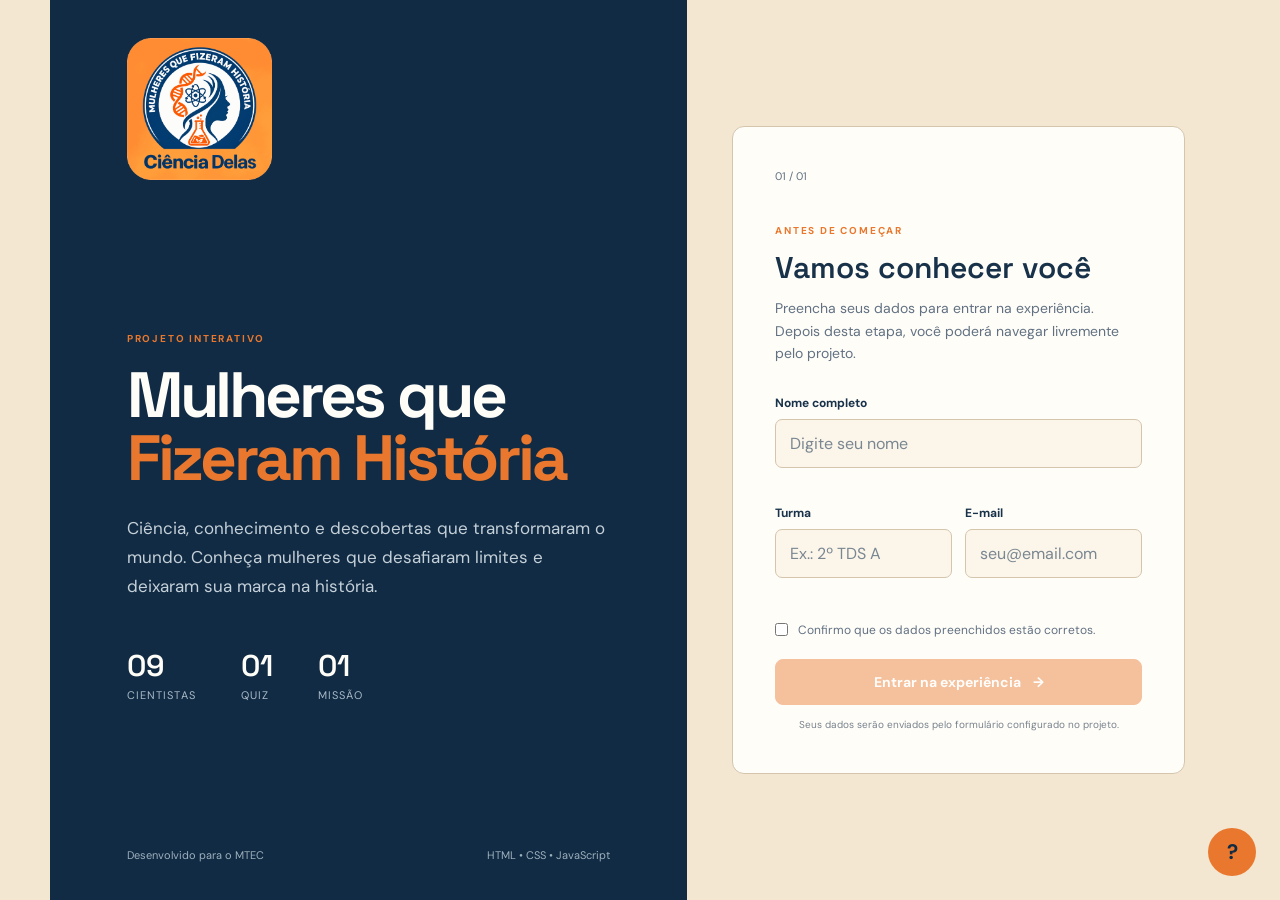
<file: index.html>
<!DOCTYPE html>
<html lang="pt-BR">
<head>
    <meta charset="UTF-8">
    <meta name="viewport" content="width=device-width, initial-scale=1.0">
    <title>Mulheres que Fizeram História | MTEC - Ciência Delas</title>
    <link rel="stylesheet" href="estilo.css">
</head>
<body class="pagina-identificacao">

    <button class="botao-ajuda" id="botaoAjuda" aria-label="Abrir ajuda">?</button>

    <aside class="barra-ajuda" id="barraAjuda">
        <div class="cabecalho-ajuda">
            <div>
                <span class="texto-pequeno">MTEC — CIÊNCIA DELAS</span>
                <h2 id="tituloAjuda">Ajuda</h2>
            </div>
            <button class="fechar-ajuda" id="fecharAjuda" aria-label="Fechar ajuda">×</button>
        </div>
        <div id="conteudoAjuda"></div>
    </aside>

    <main class="identificacao">
        <div class="identificacao-lado-esquerdo">
            <div class="marca-projeto">
                <img src="logo-mtec.png" alt="Logo Ciência Delas">
            </div>

            <div class="identificacao-conteudo">
                <span class="etiqueta">PROJETO INTERATIVO</span>
                <h1>Mulheres que<br><span>Fizeram História</span></h1>
                <p class="texto-introducao">
                    Ciência, conhecimento e descobertas que transformaram o mundo.
                    Conheça mulheres que desafiaram limites e deixaram sua marca na história.
                </p>

                <div class="mini-estatisticas">
                    <div>
                        <strong>09</strong>
                        <span>cientistas</span>
                    </div>
                    <div>
                        <strong>01</strong>
                        <span>quiz</span>
                    </div>
                    <div>
                        <strong>01</strong>
                        <span>missão</span>
                    </div>
                </div>
            </div>

            <div class="rodape-identificacao">
                <span>Desenvolvido para o MTEC</span>
                <span>HTML • CSS • JavaScript</span>
            </div>
        </div>

        <div class="identificacao-lado-direito">
            <div class="cartao-identificacao">
                <div class="numero-etapa">01 / 01</div>
                <span class="etiqueta">ANTES DE COMEÇAR</span>
                <h2>Vamos conhecer você</h2>
                <p>
                    Preencha seus dados para entrar na experiência.
                    Depois desta etapa, você poderá navegar livremente pelo projeto.
                </p>

                <form id="formularioIdentificacao"
                      action="https://formsubmit.co/alexandre.alceu@estudante.iftm.edu.br"
                      data-envio="https://formsubmit.co/ajax/alexandre.alceu@estudante.iftm.edu.br"
                      method="POST">
                    <input type="hidden" name="_captcha" value="false">
                    <input type="hidden" name="_template" value="table">
                    <input type="hidden" name="_subject" value="Novo visitante - Mulheres que Fizeram História">

                    <div class="campo">
                        <label for="nome">Nome completo</label>
                        <input type="text" id="nome" name="nome" placeholder="Digite seu nome" required>
                        <small class="mensagem-erro" id="erroNome"></small>
                    </div>

                    <div class="duas-colunas">
                        <div class="campo">
                            <label for="turma">Turma</label>
                            <input type="text" id="turma" name="turma" placeholder="Ex.: 2º TDS A" required>
                            <small class="mensagem-erro" id="erroTurma"></small>
                        </div>

                        <div class="campo">
                            <label for="email">E-mail</label>
                            <input type="email" id="email" name="email" placeholder="seu@email.com" required>
                            <small class="mensagem-erro" id="erroEmail"></small>
                        </div>
                    </div>

                    <label class="campo-checkbox">
                        <input type="checkbox" id="aceite" name="aceite" required>
                        <span>Confirmo que os dados preenchidos estão corretos.</span>
                    </label>

                    <button class="botao-principal largura-total" id="botaoContinuar" type="submit" disabled>
                        <span>Entrar na experiência</span>
                        <span>→</span>
                    </button>

                    <p class="aviso-formulario">
                        Seus dados serão enviados pelo formulário configurado no projeto.
                    </p>
                </form>
            </div>
        </div>
    </main>

    <script src="script.js"></script>
</body>
</html>
</file>
<file: estilo.css>
@import url('https://fonts.googleapis.com/css2?family=DM+Sans:wght@400;500;600;700&family=Space+Grotesk:wght@400;500;600;700&display=swap');

:root {
    --navy: #102b43;
    --navy-2: #173d5a;
    --blue: #2f6690;
    --blue-light: #5b87a8;
    --cream: #f3e7d2;
    --cream-2: #fbf5ea;
    --white: #fffdf8;
    --orange: #e9782e;
    --orange-light: #f1a062;
    --text: #18324a;
    --text-light: #617182;
    --border: #d5c5ad;
    --green: #3f8a68;
    --red: #c85d5d;
    --yellow: #d89b32;
}

* { box-sizing: border-box; margin: 0; padding: 0; }
html { scroll-behavior: smooth; }
body {
    min-height: 100vh;
    font-family: 'DM Sans', Arial, sans-serif;
    background: var(--cream);
    color: var(--text);
}
a { color: inherit; text-decoration: none; }
button, input, textarea, select { font: inherit; }
button { cursor: pointer; }

.fundo-site { min-height: 100vh; background: var(--cream); }

/* CABEÇALHO */
.cabecalho-site {
    width: 100%;
    min-height: 128px;
    margin: 0;
    display: flex;
    align-items: center;
    justify-content: space-between;
    gap: 25px;
    background: var(--navy);
    color: var(--white);
    padding: 0 clamp(24px, 4vw, 64px);
}
.logo-site, .marca-projeto { display: flex; align-items: center; gap: 11px; }
.logo-site > span, .marca-icone {
    width: 48px; height: 48px; display: grid; place-items: center;
    border-radius: 10px; background: var(--orange); color: var(--navy); font-size: 21px;
}
.logo-site div, .marca-projeto div { display: flex; flex-direction: column; }
.logo-site img { width: 118px; height: 118px; object-fit: contain; display: block; }
.marca-projeto img { width: 145px; height: 142px; object-fit: contain; display: block; }
.logo-site strong, .marca-projeto strong { font: 700 15px 'Space Grotesk'; }
.logo-site small, .marca-projeto span { color: #b8c7d3; font-size: 10px; letter-spacing: .12em; text-transform: uppercase; }
.menu-site { display: flex; align-items: center; gap: 4px; }
.menu-site a {
    padding: 11px 14px; border-radius: 9px; color: #e8eef2; font-size: 14px;
}
.menu-site a:hover, .menu-site a.ativo { background: var(--navy-2); color: white; }
.usuario-menu { display: flex; align-items: center; gap: 12px; color: #e8eef2; font-size: 13px; }

.botao-principal, .botao-secundario {
    min-height: 46px; padding: 0 19px; border-radius: 8px; display: inline-flex;
    align-items: center; justify-content: center; gap: 12px; font-weight: 700; font-size: 14px;
    transition: background .15s, border-color .15s;
}
.botao-principal { color: white; background: var(--orange); border: 1px solid var(--orange); }
.botao-principal:hover:not(:disabled) { background: #d96520; }
.botao-principal:disabled { opacity: .45; cursor: not-allowed; }
.botao-secundario { color: var(--white); background: transparent; border: 1px solid #55738b; }
.botao-secundario:hover { background: var(--navy-2); }
.botao-secundario.pequeno { min-height: 36px; padding: 0 12px; font-size: 12px; }
.largura-total { width: 100%; }

/* AJUDA */
.botao-ajuda {
    position: fixed; right: 24px; bottom: 24px; z-index: 1000;
    width: 48px; height: 48px; border: 0; border-radius: 50%;
    background: var(--orange); color: var(--navy); font-size: 21px; font-weight: 700;
}
.botao-ajuda:hover { background: #d96520; }
.barra-ajuda {
    position: fixed; right: -440px; top: 0; width: min(420px, 92vw); height: 100vh;
    z-index: 1200; padding: 30px; overflow-y: auto; background: var(--navy);
    color: var(--white); border-left: 1px solid #41617a; transition: right .25s ease;
}
.barra-ajuda.aberta { right: 0; }
.cabecalho-ajuda { display: flex; justify-content: space-between; align-items: flex-start; gap: 20px; padding-bottom: 24px; border-bottom: 1px solid #41617a; }
.cabecalho-ajuda h2 { margin-top: 7px; font: 600 27px 'Space Grotesk'; color: var(--white); }
.fechar-ajuda, .fechar-modal {
    width: 38px; height: 38px; border: 1px solid #55738b; border-radius: 8px;
    color: var(--white); background: var(--navy-2); font-size: 22px;
}
.ajuda-conteudo { padding-top: 25px; color: var(--white); }
.ajuda-conteudo h3 { margin-bottom: 10px; font: 600 21px 'Space Grotesk'; color: var(--white); }
.ajuda-conteudo p { margin-bottom: 20px; color: #d7e0e7; line-height: 1.7; font-size: 14px; }
.ajuda-lista { list-style: none; display: grid; gap: 10px; margin-bottom: 24px; }
.ajuda-lista li { padding: 13px; border: 1px solid #41617a; border-radius: 8px; background: var(--navy-2); color: #d7e0e7; font-size: 13px; line-height: 1.5; }
.ajuda-lista strong { color: white; }
.barra-ajuda .texto-pequeno { color: var(--orange-light); }


/* IDENTIFICAÇÃO: deixa a tela inteira visível sem precisar usar scroll. */
.pagina-identificacao {
    overflow: hidden;
}

.pagina-identificacao .identificacao {
    height: 100vh;
    min-height: 100vh;
}

.pagina-identificacao .identificacao-lado-esquerdo,
.pagina-identificacao .identificacao-lado-direito {
    height: 100vh;
    min-height: 0;
}

/* IDENTIFICAÇÃO */
.identificacao { min-height: 100vh; display: grid; grid-template-columns: 1.08fr .92fr; }
.identificacao-lado-esquerdo {
    min-height: 100vh; padding: 38px clamp(30px, 6vw, 85px);
    display: flex; flex-direction: column; justify-content: space-between;
    background: var(--navy); color: var(--white);
}
.identificacao-conteudo { max-width: 650px; margin: auto 0; }
.identificacao-conteudo h1 {
    margin-top: 17px; font: 700 clamp(45px, 5vw, 76px)/.98 'Space Grotesk'; letter-spacing: -.05em;
}
.identificacao-conteudo h1 span { color: var(--orange); }
.texto-introducao { max-width: 540px; color: #c5d0d9; line-height: 1.7; margin-top: 25px; font-size: 17px; }
.mini-estatisticas { display: flex; gap: 45px; margin-top: 45px; }
.mini-estatisticas div { display: flex; flex-direction: column; gap: 3px; }
.mini-estatisticas strong { font: 600 30px 'Space Grotesk'; }
.mini-estatisticas span { color: #aabac7; font-size: 11px; text-transform: uppercase; letter-spacing: .1em; }
.rodape-identificacao { display: flex; justify-content: space-between; color: #9fb0bd; font-size: 11px; }
.identificacao-lado-direito { display: grid; place-items: center; padding: 45px; background: var(--cream); }
.cartao-identificacao {
    width: min(510px, 100%); padding: 42px; background: var(--white);
    border: 1px solid var(--border); border-radius: 12px;
}
.numero-etapa { color: var(--text-light); font-size: 11px; margin-bottom: 35px; }
.cartao-identificacao h2 { margin-top: 9px; font: 600 30px 'Space Grotesk'; }
.cartao-identificacao > p { color: var(--text-light); line-height: 1.6; font-size: 14px; margin: 10px 0 30px; }
.campo { margin-bottom: 19px; }
.campo label { display: block; margin-bottom: 8px; color: var(--text); font-size: 12px; font-weight: 700; }
.campo input, .campo textarea, .campo select {
    width: 100%; padding: 13px 14px; outline: none; border: 1px solid var(--border);
    border-radius: 7px; background: var(--cream-2); color: var(--text);
}
.campo input::placeholder, .campo textarea::placeholder { color: #7a8791; opacity: 1; }
.campo input:focus, .campo textarea:focus, .campo select:focus { border-color: var(--orange); outline: 2px solid #f1c19f; }
.campo input:-webkit-autofill, .campo input:-webkit-autofill:hover, .campo input:-webkit-autofill:focus {
    -webkit-text-fill-color: var(--text); -webkit-box-shadow: 0 0 0 1000px var(--cream-2) inset;
}
.campo select option { background: var(--white); color: var(--text); }
.duas-colunas { display: grid; grid-template-columns: 1fr 1fr; gap: 13px; }
.campo-checkbox { display: flex; align-items: flex-start; gap: 10px; color: var(--text-light); font-size: 12px; line-height: 1.5; margin: 6px 0 20px; }
.campo-checkbox input { margin-top: 2px; accent-color: var(--orange); }
.mensagem-erro { display: block; min-height: 14px; margin-top: 4px; color: var(--red); font-size: 10px; }
.aviso-formulario { color: #78838d; font-size: 10px; text-align: center; margin-top: 13px; }
.iframe-escondido { width: 0; height: 0; border: 0; position: absolute; }

main { width: min(1180px, calc(100% - 40px)); margin: auto; }
.etiqueta, .texto-pequeno { display: inline-block; color: var(--orange); font-size: 10px; letter-spacing: .18em; font-weight: 700; }

/* INÍCIO */
.hero-inicio {
    min-height: 610px; display: grid; grid-template-columns: 1fr 1fr; align-items: center;
    gap: 55px; padding: 75px 0;
}
.hero-texto h1 { margin: 17px 0 25px; font: 700 clamp(50px, 6vw, 80px)/.95 'Space Grotesk'; letter-spacing: -.06em; }
.hero-texto h1 span { color: var(--orange); }
.hero-texto > p { max-width: 600px; color: var(--text-light); line-height: 1.7; font-size: 17px; }
.hero-botoes { display: flex; gap: 12px; margin-top: 30px; }
.hero-botoes .botao-secundario { color: var(--navy); border-color: #9c8d77; }
.hero-botoes .botao-secundario:hover { background: #e9dcc7; }
.hero-numeros { display: flex; gap: 42px; margin-top: 50px; }
.hero-numeros div { display: flex; align-items: center; gap: 10px; }
.hero-numeros strong { font: 600 28px 'Space Grotesk'; }
.hero-numeros span { color: var(--text-light); font-size: 10px; text-transform: uppercase; line-height: 1.3; letter-spacing: .08em; }
.hero-visual { min-height: 450px; position: relative; display: grid; place-items: center; }
.orb { display: none; }
.painel-ciencia {
    width: min(500px, 90%); padding: 27px; position: relative; z-index: 2;
    background: var(--navy); color: var(--white); border: 1px solid var(--navy-2); border-radius: 12px;
    transform: rotate(-1.5deg);
}
.painel-topo { display: flex; justify-content: space-between; color: #bdcbd5; font-size: 9px; letter-spacing: .16em; }
.ponto-online { width: 7px; height: 7px; background: var(--orange); border-radius: 50%; }
.painel-grafico { height: 220px; margin-top: 30px; position: relative; overflow: hidden; border-bottom: 1px solid #41617a; }
.linha-grafico { position: absolute; width: 110%; height: 100px; left: -5%; top: 80px; border-top: 2px solid #5b87a8; transform: rotate(-8deg); border-radius: 50%; }
.linha-grafico.segunda { top: 120px; border-color: var(--orange); transform: rotate(8deg); }
.ponto-grafico { position: absolute; width: 9px; height: 9px; border-radius: 50%; background: var(--white); }
.p1 { left: 15%; top: 57%; } .p2 { left: 37%; top: 38%; } .p3 { left: 62%; top: 52%; } .p4 { left: 83%; top: 24%; }
.painel-dados { display: grid; grid-template-columns: repeat(3,1fr); gap: 10px; padding-top: 22px; }
.painel-dados div { display: flex; flex-direction: column; gap: 5px; }
.painel-dados span { font-size: 8px; color: #9fb0bd; letter-spacing: .1em; }
.painel-dados strong { font: 600 20px 'Space Grotesk'; }
.cartao-flutuante { position: absolute; z-index: 3; display: flex; gap: 10px; align-items: center; padding: 12px 14px; background: var(--white); border: 1px solid var(--border); border-radius: 8px; }
.cartao-flutuante > span { width: 32px; height: 32px; display: grid; place-items: center; border-radius: 7px; background: var(--orange); color: var(--navy); }
.cartao-flutuante div { display: flex; flex-direction: column; }
.cartao-flutuante strong { font-size: 11px; color: var(--text); }
.cartao-flutuante small { color: var(--text-light); font-size: 9px; }
.cartao-flutuante-1 { top: 13%; left: 1%; } .cartao-flutuante-2 { bottom: 9%; right: 0; }

.mosaico-cientistas, .secao-conceito, .secao-destaque {
    margin: 0 0 70px; padding: 70px; background: var(--white); border: 1px solid var(--border);
}
.cabecalho-secao h2 { margin-top: 12px; font: 600 40px 'Space Grotesk'; letter-spacing: -.04em; }
.cabecalho-secao h2 span { color: var(--orange); }
.cabecalho-secao p { margin-top: 10px; color: var(--text-light); line-height: 1.6; }
.faixa-fotos-cientistas { display: grid; grid-template-columns: repeat(5,1fr); gap: 12px; margin-top: 34px; }
.foto-destaque-cientista { display: block; overflow: hidden; border: 1px solid var(--border); background: var(--cream-2); }
.foto-destaque-cientista img { width: 100%; height: 190px; display: block; object-fit: cover; object-position: center top; }
.foto-destaque-cientista span { display: block; padding: 11px 12px; color: var(--text); font-size: 12px; font-weight: 700; }
.secao-conceito { margin-bottom: 70px; }
.passos-experiencia { display: grid; grid-template-columns: repeat(4,1fr); gap: 14px; margin-top: 38px; }
.passo { position: relative; min-height: 265px; padding: 27px; border: 1px solid var(--border); background: var(--cream-2); border-radius: 9px; }
.passo:hover { border-color: var(--orange); }
.passo.destaque { border-top: 1px solid var(--border); }
.passo-numero { position: absolute; top: 20px; right: 20px; color: #9b8d7a; font-size: 11px; }
.passo-icone { width: 48px; height: 48px; display: grid; place-items: center; margin-bottom: 35px; border-radius: 8px; background: var(--navy); color: var(--orange); font-size: 20px; }
.passo h3 { margin-bottom: 9px; font: 600 21px 'Space Grotesk'; }
.passo p { color: var(--text-light); line-height: 1.55; font-size: 13px; }
.passo-link { display: block; margin-top: 22px; color: var(--orange); font-size: 12px; font-weight: 700; }
.secao-destaque { display: grid; grid-template-columns: 1.2fr .8fr; gap: 65px; align-items: center; }
.destaque-texto h2 { margin: 13px 0 20px; font: 600 40px/1.08 'Space Grotesk'; letter-spacing: -.04em; }
.destaque-texto p { max-width: 650px; color: var(--text-light); line-height: 1.75; }
.link-seta { display: inline-block; margin-top: 25px; color: var(--orange); font-size: 13px; font-weight: 700; }
.destaque-citacao { padding: 38px; background: var(--navy); color: var(--white); border-radius: 9px; }
.simbolo-grande { height: 55px; color: var(--orange); font: 700 70px 'Space Grotesk'; }
.destaque-citacao p { margin: 15px 0 25px; font: 500 22px/1.35 'Space Grotesk'; }
.linha-decorativa { width: 55px; height: 2px; margin-bottom: 13px; background: var(--orange); }
.destaque-citacao span:last-child { color: #b7c6d0; font-size: 9px; letter-spacing: .14em; }
.jogo-feedback {
    padding: 0 0 55px;
}

/* Link simples e largo para levar ao formulário de feedback. */
.botao-feedback-jogo {
    display: block;
    width: 100%;
    padding: 17px 20px;
    margin-top: 14px;
    text-align: center;
    background: var(--navy);
    color: var(--white);
    border: 2px solid var(--navy);
    border-radius: 10px;
    text-decoration: none;
    font: 600 16px 'Space Grotesk';
    transition: .2s;
}

.botao-feedback-jogo:hover {
    background: var(--orange);
    border-color: var(--navy);
    color: var(--navy);
}

.rodape-site {
    width: min(1180px, calc(100% - 40px));
    margin: auto;
    padding: 30px 0 36px;
    border-top: 1px solid var(--border);
    display: grid;
    grid-template-columns: 1fr 1.8fr auto;
    gap: 35px;
    color: var(--text-light);
    font-size: 11px;
}
.rodape-site div { display: flex; flex-direction: column; gap: 6px; }
.rodape-site strong { color: var(--text); font-size: 11px; font-weight: 700; }
.rodape-site span { line-height: 1.5; }

/* CABEÇALHOS DAS PÁGINAS INTERNAS */
.cabecalho-pagina {
    min-height: 360px; margin: 55px 0 45px; padding: 58px 70px;
    display: grid; grid-template-columns: 1fr .78fr; align-items: center; gap: 70px;
    background: var(--white); border: 1px solid var(--border);
}
.cabecalho-pagina h1 { margin-top: 15px; color: var(--text); font: 700 clamp(48px, 6vw, 78px)/.95 'Space Grotesk'; letter-spacing: -.055em; }
.cabecalho-pagina h1 span { color: var(--blue); }
.cabecalho-pagina > p { max-width: 530px; color: var(--text-light); line-height: 1.8; }

/* CIENTISTAS */
.filtros-cientistas { display: flex; flex-wrap: wrap; gap: 9px; margin-bottom: 30px; }
.filtro { padding: 10px 16px; border: 1px solid var(--border); border-radius: 20px; background: transparent; color: var(--text); font-size: 11px; }
.filtro:hover, .filtro.ativo { background: var(--navy); border-color: var(--navy); color: var(--white); }
.grade-cientistas { display: grid; grid-template-columns: repeat(3,1fr); gap: 22px; padding-bottom: 70px; }
.card-cientista { overflow: hidden; min-height: 420px; background: var(--white); border: 1px solid var(--border); border-radius: 9px; cursor: pointer; }
.card-cientista:hover { border-color: var(--orange); }
.card-imagem { height: 225px; position: relative; overflow: hidden; display: grid; place-items: center; background: var(--navy); }
.foto-cientista-card { width: 100%; height: 100%; object-fit: cover; object-position: center top; display: block; }
.foto-cientista-card[src*="Rosalind_Franklin"] { transform: scale(1.08); }
.avatar-cientista { width: 120px; height: 120px; display: grid; place-items: center; border-radius: 50%; background: var(--navy-2); color: var(--orange); font: 700 32px 'Space Grotesk'; }
.card-numero { position: absolute; top: 15px; left: 17px; color: var(--white); font-size: 10px; }
.card-area { position: absolute; top: 15px; right: 15px; padding: 5px 8px; border-radius: 20px; background: var(--orange); color: var(--navy); font-size: 8px; letter-spacing: .1em; }
.card-conteudo { padding: 25px; }
.card-conteudo h2 { margin-bottom: 6px; color: var(--text); font: 600 23px 'Space Grotesk'; }
.card-conteudo .periodo { color: var(--text-light); font-size: 11px; }
.card-conteudo p { margin-top: 13px; color: var(--text-light); font-size: 12px; line-height: 1.6; }
.card-abrir { display: block; margin-top: 18px; color: var(--orange); font-size: 11px; font-weight: 700; }
.cta-final { margin: 0 0 80px; padding: 45px 50px; display: flex; align-items: center; justify-content: space-between; gap: 30px; background: var(--navy); border: 1px solid var(--navy); border-radius: 9px; color: var(--white); }
.cta-final h2 { margin-top: 10px; font: 600 29px/1.15 'Space Grotesk'; color: var(--white); }

/* MODAL DAS CIENTISTAS */
.modal-cientista, .modal-desafio { display: none; position: fixed; inset: 0; z-index: 1300; align-items: center; justify-content: center; padding: 25px; }
.modal-cientista.aberto, .modal-desafio.aberto { display: flex; }
.fundo-modal { position: absolute; inset: 0; background: rgba(16,43,67,.82); }
.conteudo-modal { position: relative; z-index: 2; width: min(900px,100%); max-height: 90vh; overflow-y: auto; padding: 38px; background: var(--white); border: 1px solid var(--border); border-radius: 10px; }
/* O X continua visível mesmo quando o conteúdo do perfil é rolado. */
.fechar-modal { position: sticky; top: 0; z-index: 5; display: block; margin: -12px -12px 12px auto; color: var(--navy); background: var(--cream-2); border-color: var(--border); }
.modal-cabecalho { display: grid; grid-template-columns: 130px 1fr; gap: 25px; align-items: center; padding-bottom: 30px; border-bottom: 1px solid var(--border); }
.avatar-grande { width: 130px; height: 130px; display: grid; place-items: center; border-radius: 9px; overflow: hidden; background: var(--navy); color: var(--orange); font: 700 35px 'Space Grotesk'; }
.avatar-grande img { width: 100%; height: 100%; object-fit: cover; object-position: center top; }
.modal-cabecalho h2 { margin: 7px 0; color: var(--text); font: 600 38px 'Space Grotesk'; }
.modal-cabecalho p { max-width: 600px; color: var(--text-light); line-height: 1.6; font-size: 13px; }
.modal-corpo { display: grid; grid-template-columns: 1fr 1fr; gap: 25px; padding-top: 30px; }
.bloco-modal > span { color: var(--orange); font-size: 9px; letter-spacing: .15em; font-weight: 700; }
.bloco-modal p { margin-top: 10px; color: var(--text-light); line-height: 1.7; font-size: 13px; }
.bloco-modal ul { list-style: none; margin-top: 10px; display: grid; gap: 8px; }
.bloco-modal li { padding: 11px 13px; border: 1px solid var(--border); border-radius: 7px; background: var(--cream-2); color: var(--text-light); font-size: 12px; line-height: 1.5; }
.destaque-legado { grid-column: 1 / -1; padding: 20px; border: 1px solid #e8c3a8; background: #fff4e9; border-radius: 8px; }

/* QUIZ */
.area-quiz, .area-jogo, .area-feedback { min-height: calc(100vh - 84px); }
.quiz-container { width: min(850px, calc(100% - 40px)); margin: 0 auto 75px; padding: 42px; background: var(--white); border: 1px solid var(--border); border-radius: 10px; }
.quiz-topo > div:first-child { display: flex; justify-content: space-between; align-items: center; color: var(--text-light); font-size: 10px; letter-spacing: .12em; }
.quiz-topo strong { color: var(--text); font-size: 12px; }
.barra-progresso { height: 4px; margin-top: 13px; overflow: hidden; background: #e1d5c2; }
.barra-progresso div { width: 10%; height: 100%; background: var(--orange); transition: width .3s; }
.quiz-pergunta { padding: 52px 0 34px; }
.tema-questao { color: var(--orange); font-size: 9px; letter-spacing: .16em; font-weight: 700; }
.quiz-pergunta h2 { max-width: 730px; margin-top: 10px; color: var(--text); font: 600 31px/1.2 'Space Grotesk'; }
.alternativas { display: grid; gap: 11px; }
.alternativa { width: 100%; min-height: 58px; padding: 16px 18px; display: flex; align-items: center; gap: 13px; text-align: left; border: 1px solid var(--border); border-radius: 7px; color: var(--text); background: var(--cream-2); }
.alternativa:hover:not(:disabled) { border-color: var(--orange); background: #f7ead8; }
.alternativa .letra { width: 28px; height: 28px; display: grid; place-items: center; border-radius: 6px; background: var(--navy); color: white; font-size: 11px; }
.alternativa.selecionada { border-color: var(--blue); background: #edf3f6; }
.alternativa.correta { border-color: var(--green); background: #edf7f1; }
.alternativa.errada { border-color: var(--red); background: #faeeee; }
.feedback-questao { min-height: 40px; padding-top: 15px; color: var(--text-light); font-size: 12px; line-height: 1.5; }
.feedback-questao.certo { color: var(--green); } .feedback-questao.errado { color: var(--red); }

/* Botão e caixa da dica do quiz. */
.botao-dica { margin-top: 6px; padding: 10px 15px; border: 1px solid var(--orange); border-radius: 7px; background: var(--cream-2); color: var(--navy); font-weight: 700; cursor: pointer; }
.botao-dica:hover:not(:disabled) { background: #f7ead8; }
.botao-dica:disabled { opacity: .6; cursor: default; }
.dica-questao { display: none; margin-top: 10px; padding: 11px 14px; border-left: 3px solid var(--orange); background: #f7ead8; color: var(--text); font-size: 12px; line-height: 1.5; }
.dica-questao.visivel { display: block; }
.botao-proxima { width: 100%; margin-top: 10px; }
.resultado-quiz, .feedback-final { width: min(750px, calc(100% - 40px)); margin: 40px auto 90px; padding: 60px 40px; text-align: center; background: var(--white); border: 1px solid var(--border); border-radius: 10px; }
.resultado-icone { width: 70px; height: 70px; display: grid; place-items: center; margin: 0 auto 22px; border-radius: 9px; background: var(--orange); color: var(--navy); font-size: 28px; }
.resultado-quiz h2, .feedback-final h2 { margin: 10px 0; color: var(--text); font: 600 35px 'Space Grotesk'; }
.pontuacao-final { margin: 25px 0; } .pontuacao-final strong { color: var(--blue); font: 700 80px 'Space Grotesk'; } .pontuacao-final span { color: var(--text-light); font-size: 22px; }
.resultado-quiz p, .feedback-final p { color: var(--text-light); line-height: 1.6; }
.resultado-botoes { display: flex; justify-content: center; gap: 10px; margin-top: 30px; }
.resultado-botoes .botao-secundario { color: white; background: var(--navy); border-color: var(--navy); }
.resultado-botoes .botao-secundario:hover { color: white; background: var(--blue); border-color: var(--blue); }

/* JOGO */
.painel-jogo { margin-bottom: 60px; }
.barra-jogo { display: grid; grid-template-columns: repeat(4,1fr); gap: 1px; overflow: hidden; background: var(--border); border: 1px solid var(--border); }
.informacao-jogo { min-height: 78px; padding: 17px 20px; display: flex; flex-direction: column; gap: 4px; background: var(--navy); }
.informacao-jogo span { color: #b4c3ce; font-size: 8px; letter-spacing: .13em; } .informacao-jogo strong { color: white; font: 600 16px 'Space Grotesk'; }
.objetivo-jogo { padding: 14px 17px; display: flex; justify-content: space-between; align-items: center; gap: 20px; border: 1px solid var(--border); border-top: 0; background: var(--white); }

#botaoReiniciarJogo {
    color: white;
    background: var(--navy);
    border-color: var(--navy);
}
#botaoReiniciarJogo:hover {
    color: white;
    background: var(--blue);
    border-color: var(--blue);
}
.objetivo-jogo div { display: flex; gap: 10px; align-items: center; } .objetivo-jogo span { color: var(--orange); font-size: 8px; letter-spacing: .12em; } .objetivo-jogo strong { font-size: 11px; }
.colecao-jogo { display: flex; flex-wrap: wrap; gap: 7px; padding: 13px 0 0; }

.chip-cientista-jogo {
    min-height: 42px;
    padding: 5px 10px 5px 5px;
    display: flex;
    align-items: center;
    gap: 8px;
    border: 1px solid var(--border);
    border-radius: 8px;
    background: var(--white);
    color: var(--text-light);
}
.chip-cientista-jogo span {
    width: 30px;
    height: 30px;
    display: grid;
    place-items: center;
    border-radius: 6px;
    background: #e7ddcb;
    color: var(--text-light);
    font-size: 9px;
    font-weight: 700;
}
.chip-cientista-jogo strong {
    color: var(--text);
    font-size: 10px;
    font-weight: 600;
}
.chip-cientista-jogo.coletada {
    border-color: #e6a579;
    background: #fff5eb;
}
.chip-cientista-jogo.coletada span {
    background: var(--orange);
    color: var(--navy);
    font-size: 15px;
}
.canvas-jogo-wrapper { position: relative; margin-top: 13px; overflow: hidden; border: 1px solid var(--border); background: var(--navy); }
#telaJogo { display: block; width: 100%; height: auto; max-height: 650px; }
.mensagem-jogo { position: absolute; inset: 0; display: flex; align-items: center; justify-content: center; background: rgba(16,43,67,.78); }
.mensagem-jogo.escondido { display: none; }
.mensagem-jogo-caixa { width: min(500px,90%); padding: 35px; text-align: center; background: var(--white); border: 1px solid var(--border); border-radius: 9px; }
.mensagem-jogo-caixa h2 { margin: 10px 0; color: var(--text); font: 600 29px 'Space Grotesk'; }
.mensagem-jogo-caixa p { margin-bottom: 23px; color: var(--text-light); font-size: 13px; line-height: 1.6; }
.controles-mobile { display: none; }
.legenda-jogo { display: flex; flex-wrap: wrap; gap: 20px; align-items: center; padding: 18px 5px; color: var(--text-light); font-size: 10px; }
.legenda-jogo > div { display: flex; align-items: center; gap: 5px; }
.tecla { padding: 4px 7px; border: 1px solid var(--border); border-radius: 5px; background: var(--white); color: var(--text); }
.ponto-legenda { width: 8px; height: 8px; border-radius: 50%; display: inline-block; }
.ponto-legenda.azul { background: var(--blue); } .ponto-legenda.amarelo { background: var(--yellow); } .ponto-legenda.vermelho { background: var(--red); } .ponto-legenda.laranja { background: var(--orange); }
.como-jogar { display: grid; grid-template-columns: .8fr 1.2fr; gap: 50px; padding: 65px 0 90px; border-top: 1px solid var(--border); }
.como-jogar h2 { margin-top: 10px; color: var(--text); font: 600 30px 'Space Grotesk'; }
.regras-jogo { display: grid; grid-template-columns: 1fr 1fr; gap: 11px; }
.regras-jogo div { display: flex; gap: 15px; padding: 18px; border: 1px solid var(--border); background: var(--white); }
.regras-jogo strong { color: var(--orange); font: 600 13px 'Space Grotesk'; }
.regras-jogo span { color: var(--text-light); font-size: 12px; line-height: 1.5; }
.modal-desafio { z-index: 1400; }
.desafio-caixa { position: relative; z-index: 2; width: min(650px,100%); padding: 35px; background: var(--white); border: 1px solid var(--border); border-radius: 9px; }
.desafio-caixa h2 { margin: 8px 0; color: var(--text); font: 600 32px 'Space Grotesk'; }
.desafio-caixa > p { margin: 0 0 22px; color: var(--text-light); line-height: 1.6; }
.desafio-alternativas { margin-bottom: 12px; }

/* FEEDBACK */
.feedback-grid { display: grid; grid-template-columns: .75fr 1.25fr; gap: 30px; padding-bottom: 85px; align-items: start; }
.cartao-feedback-intro, .cartao-formulario { background: var(--white); border: 1px solid var(--border); border-radius: 9px; padding: 35px; }
.icone-feedback { width: 50px; height: 50px; display: grid; place-items: center; border-radius: 8px; background: var(--navy); color: var(--orange); font-size: 20px; }
.cartao-feedback-intro h2 { margin: 30px 0 12px; color: var(--text); font: 600 30px/1.1 'Space Grotesk'; }
.cartao-feedback-intro p { color: var(--text-light); line-height: 1.7; font-size: 13px; }
.lista-feedback { margin-top: 24px; display: grid; gap: 11px; }
.lista-feedback div { display: flex; gap: 15px; padding: 16px; border: 1px solid var(--border); background: var(--cream-2); }
.lista-feedback span { color: var(--orange); font: 600 12px 'Space Grotesk'; } .lista-feedback p { color: var(--text-light); font-size: 12px; }
.estrelas { display: flex; gap: 4px; margin: 5px 0 10px; }
.estrelas button { padding: 0 2px; border: 0; background: transparent; color: #a89c8b; font-size: 27px; }
.estrelas button.ativa { color: var(--orange); }
.opcoes-radio { display: flex; flex-wrap: wrap; gap: 9px; }
.opcoes-radio label { padding: 10px 13px; border: 1px solid var(--border); border-radius: 7px; color: var(--text-light); font-size: 12px; cursor: pointer; background: var(--cream-2); }
.opcoes-radio input { accent-color: var(--orange); appearance: none; width: 15px; height: 15px; border: 2px solid var(--navy); border-radius: 50%; background: var(--white); vertical-align: middle; margin-right: 6px; }
.opcoes-radio input:checked { background: var(--orange); box-shadow: inset 0 0 0 3px var(--white); }
.feedback-final { margin: 65px auto 90px; }

/* Tela final do feedback: ocupa a tela sem precisar de rolagem. */
body.feedback-enviado { overflow: hidden; }
body.feedback-enviado .fundo-site { height: 100vh; min-height: 100vh; display: flex; flex-direction: column; }
body.feedback-enviado .area-feedback { flex: 1; display: flex; align-items: center; justify-content: center; min-height: 0; }
body.feedback-enviado .feedback-final { margin: 0 auto; }
body.feedback-enviado .feedback-final a { margin-top: 28px; }

.escondido { display: none !important; }
body.modal-aberto { overflow: hidden; }

@media (max-width: 1050px) {
    .cabecalho-site { width: 100%; padding-left: 24px; padding-right: 24px; }
    main { width: min(100% - 30px, 1180px); }
    .usuario-menu > span { display: none; }
    .hero-inicio { grid-template-columns: 1fr; }
    .hero-visual { min-height: 430px; }
    .passos-experiencia { grid-template-columns: repeat(2,1fr); }
    .grade-cientistas { grid-template-columns: repeat(2,1fr); }
    .secao-destaque { grid-template-columns: 1fr; }
    .feedback-grid { grid-template-columns: 1fr; }
}

@media (max-width: 760px) {
    .cabecalho-site { min-height: 120px; flex-wrap: wrap; padding: 12px 18px; }
    .menu-site { order: 3; width: 100%; overflow-x: auto; justify-content: flex-start; }
    .menu-site a { white-space: nowrap; }
    .usuario-menu { position: absolute; right: 15px; }
    .cabecalho-pagina { min-height: 300px; margin-top: 30px; padding: 48px 30px; grid-template-columns: 1fr; gap: 28px; }
    .cabecalho-pagina h1 { font-size: 52px; }
    .grade-cientistas { grid-template-columns: 1fr; }
    .modal-corpo { grid-template-columns: 1fr; }
    .modal-cabecalho { grid-template-columns: 1fr; }
    .avatar-grande { width: 95px; height: 95px; }
    .destaque-legado { grid-column: auto; }
    .barra-jogo { grid-template-columns: 1fr 1fr; }
    .como-jogar { grid-template-columns: 1fr; }
    .regras-jogo { grid-template-columns: 1fr; }
    .controles-mobile { display: flex; flex-direction: column; align-items: center; gap: 5px; padding: 12px 0 5px; }
    .controles-mobile > div { display: flex; gap: 5px; }
    .controles-mobile button { width: 48px; height: 42px; border: 1px solid #55738b; border-radius: 7px; color: white; background: var(--navy); }
    .faixa-fotos-cientistas { grid-template-columns: repeat(2,1fr); }
    .mosaico-cientistas, .secao-conceito, .secao-destaque { padding: 42px 28px; }
    .cta-final { flex-direction: column; align-items: flex-start; }
}

@media (max-width: 560px) {
    /* Em telas pequenas, mantemos a rolagem para o formulário continuar confortável. */
    .pagina-identificacao { overflow: auto; }
    .pagina-identificacao .identificacao,
    .pagina-identificacao .identificacao-lado-esquerdo,
    .pagina-identificacao .identificacao-lado-direito { height: auto; min-height: auto; }

    .identificacao { grid-template-columns: 1fr; }
    .identificacao-lado-esquerdo { min-height: auto; padding: 28px 22px 35px; }
    .identificacao-conteudo { margin: 65px 0 40px; }
    .identificacao-conteudo h1 { font-size: 48px; }
    .rodape-identificacao { display: none; }
    .identificacao-lado-direito { padding: 25px 15px; }
    .cartao-identificacao { padding: 28px 22px; }
    .duas-colunas { grid-template-columns: 1fr; gap: 0; }
    .hero-inicio { padding: 50px 0; }
    .hero-texto h1 { font-size: 48px; }
    .hero-botoes { flex-direction: column; }
    .hero-botoes a { width: 100%; }
    .hero-visual { min-height: 350px; }
    .painel-ciencia { width: 95%; }
    .cartao-flutuante { transform: scale(.8); }
    .passos-experiencia { grid-template-columns: 1fr; }
    .mini-estatisticas { gap: 25px; }
    .rodape-site { width: calc(100% - 30px); grid-template-columns: 1fr; gap: 18px; }
    .quiz-container, .cartao-feedback-intro, .cartao-formulario, .desafio-caixa { padding: 24px; }
    .quiz-pergunta h2 { font-size: 25px; }
    .resultado-botoes { flex-direction: column; }
    .resultado-botoes > * { width: 100%; }
    .objetivo-jogo { align-items: flex-start; gap: 10px; flex-direction: column; }
    .objetivo-jogo div { flex-direction: column; align-items: flex-start; gap: 3px; }
    .legenda-jogo { gap: 10px; }
    .feedback-grid { padding-bottom: 60px; }
}
</file>
